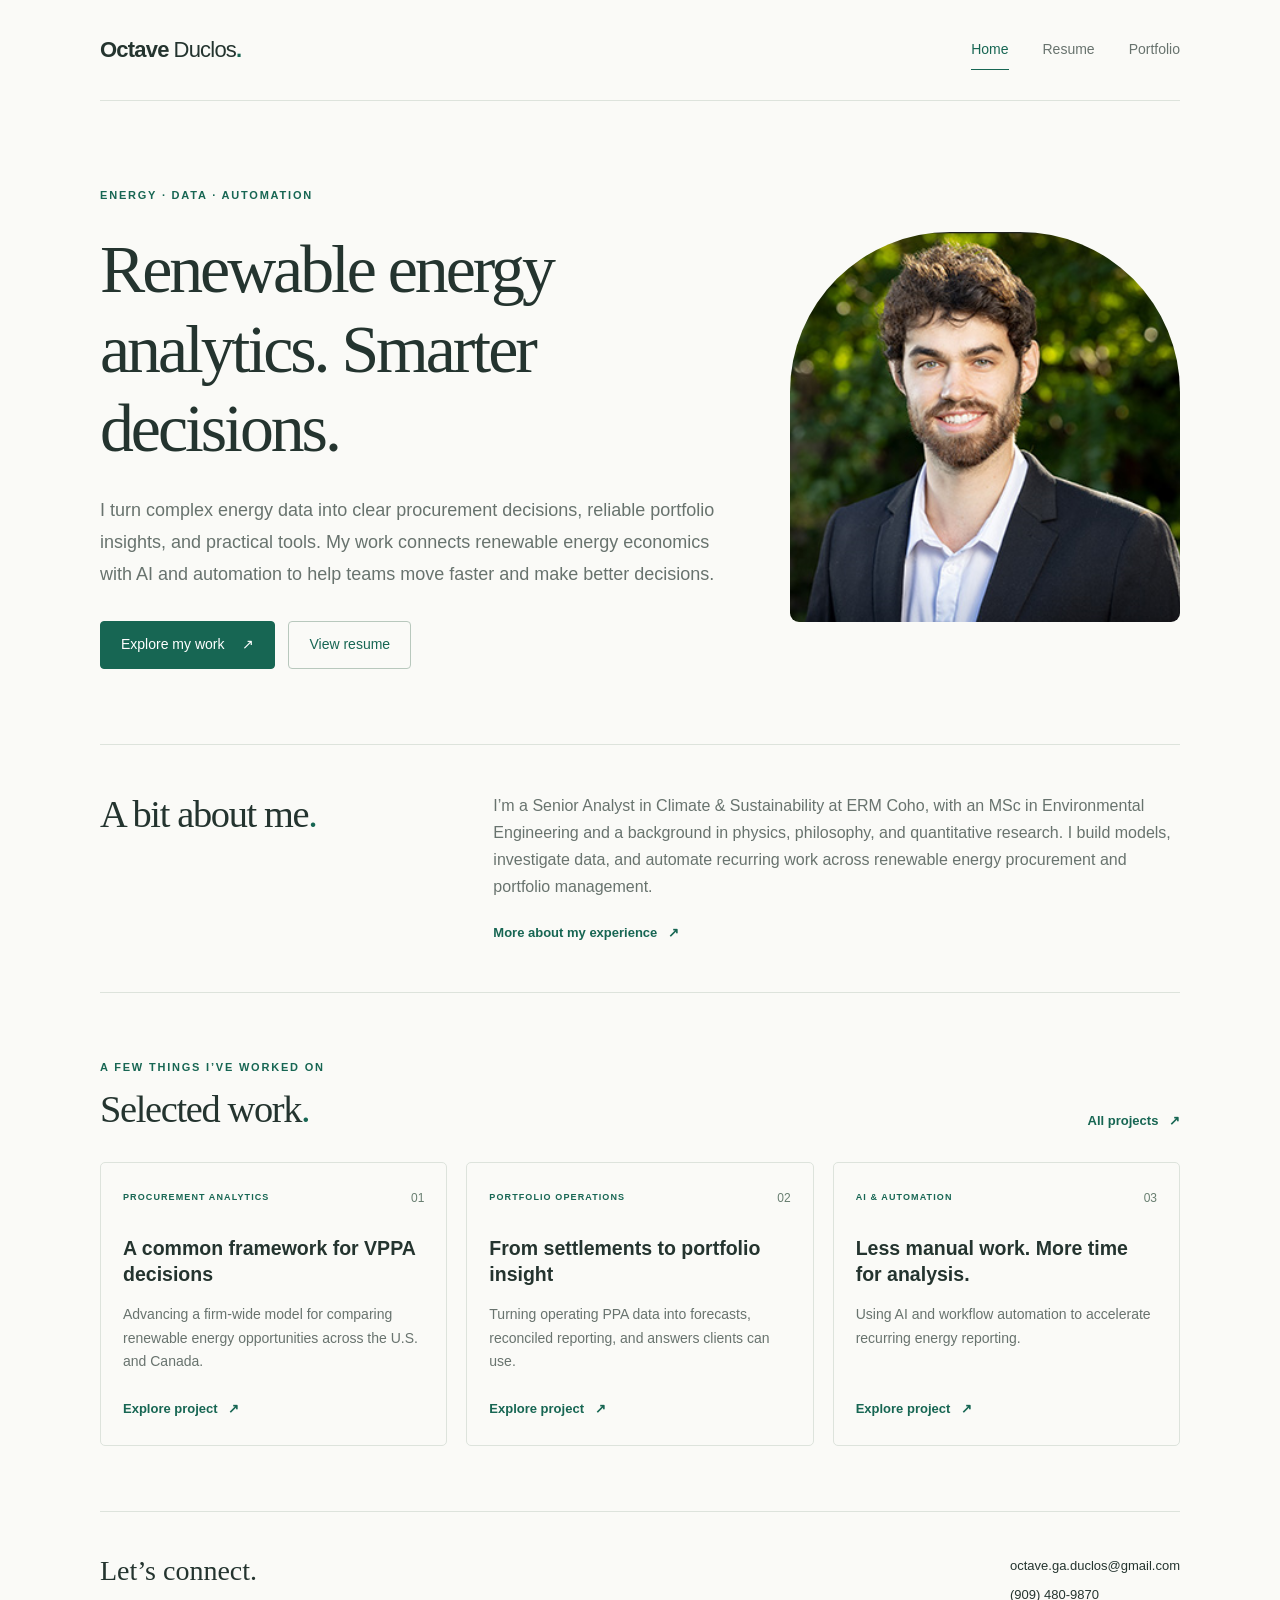
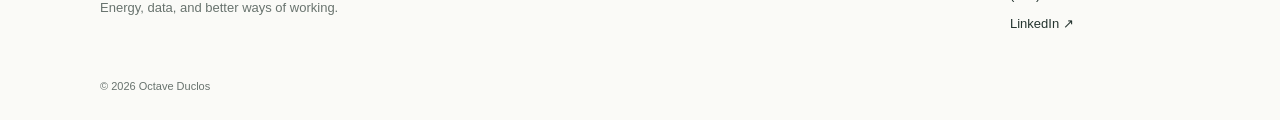
<file: index.html>
<!doctype html>
<html lang="en"><head><meta charset="utf-8"><meta name="viewport" content="width=device-width, initial-scale=1"><title>Renewable Energy Analytics | Octave Duclos</title><meta name="description" content="Octave Duclos — renewable energy analytics, PPA portfolio management, AI, and automation."><meta name="theme-color" content="#fafaf7"><link rel="icon" href="./assets/favicon.svg" type="image/svg+xml"><link rel="stylesheet" href="./assets/style.css?v=contact-align-1"><script defer src="./assets/site.js?v=contact-align-1"></script></head><body data-page="home"><a class="skip-link" href="#main">Skip to content</a><div class="shell"><header class="site-header"><a class="wordmark" href="./index.html">Octave<span>Duclos</span><span class="dot">.</span></a><nav aria-label="Main navigation"><a href="./index.html" data-nav="home">Home</a><a href="./resume.html" data-nav="resume">Resume</a><a href="./portfolio.html" data-nav="portfolio">Portfolio</a></nav></header><main id="main"><p class="loading" role="status">Loading renewable energy analytics…</p></main><footer class="site-footer"><div><strong>Let’s connect.</strong><p>Energy, data, and better ways of working.</p></div><div class="contact-links" id="contact"></div><p class="copyright">© <span id="year"></span> Octave Duclos</p></footer></div><noscript><p class="noscript">Please enable JavaScript to view this portfolio. Contact <a href="mailto:octave.ga.duclos@gmail.com">octave.ga.duclos@gmail.com</a>.</p></noscript></body></html>
</file>
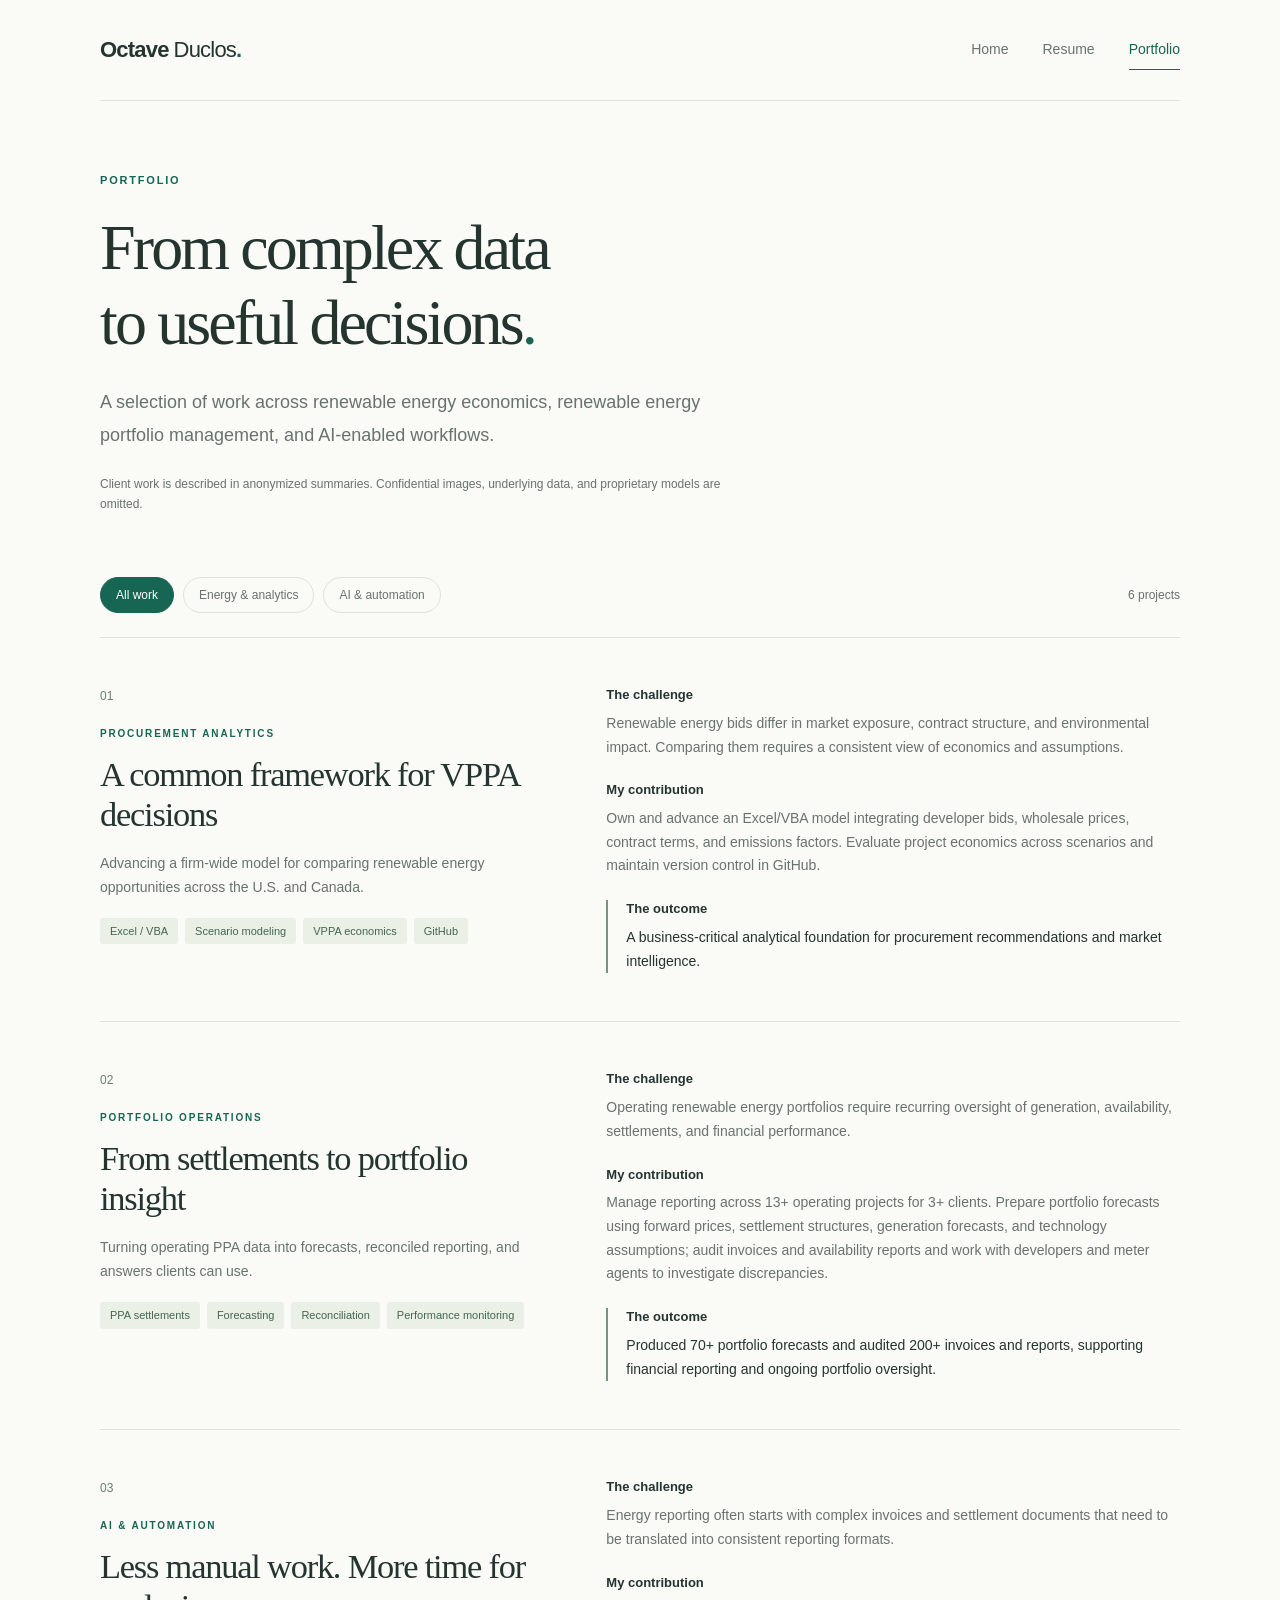
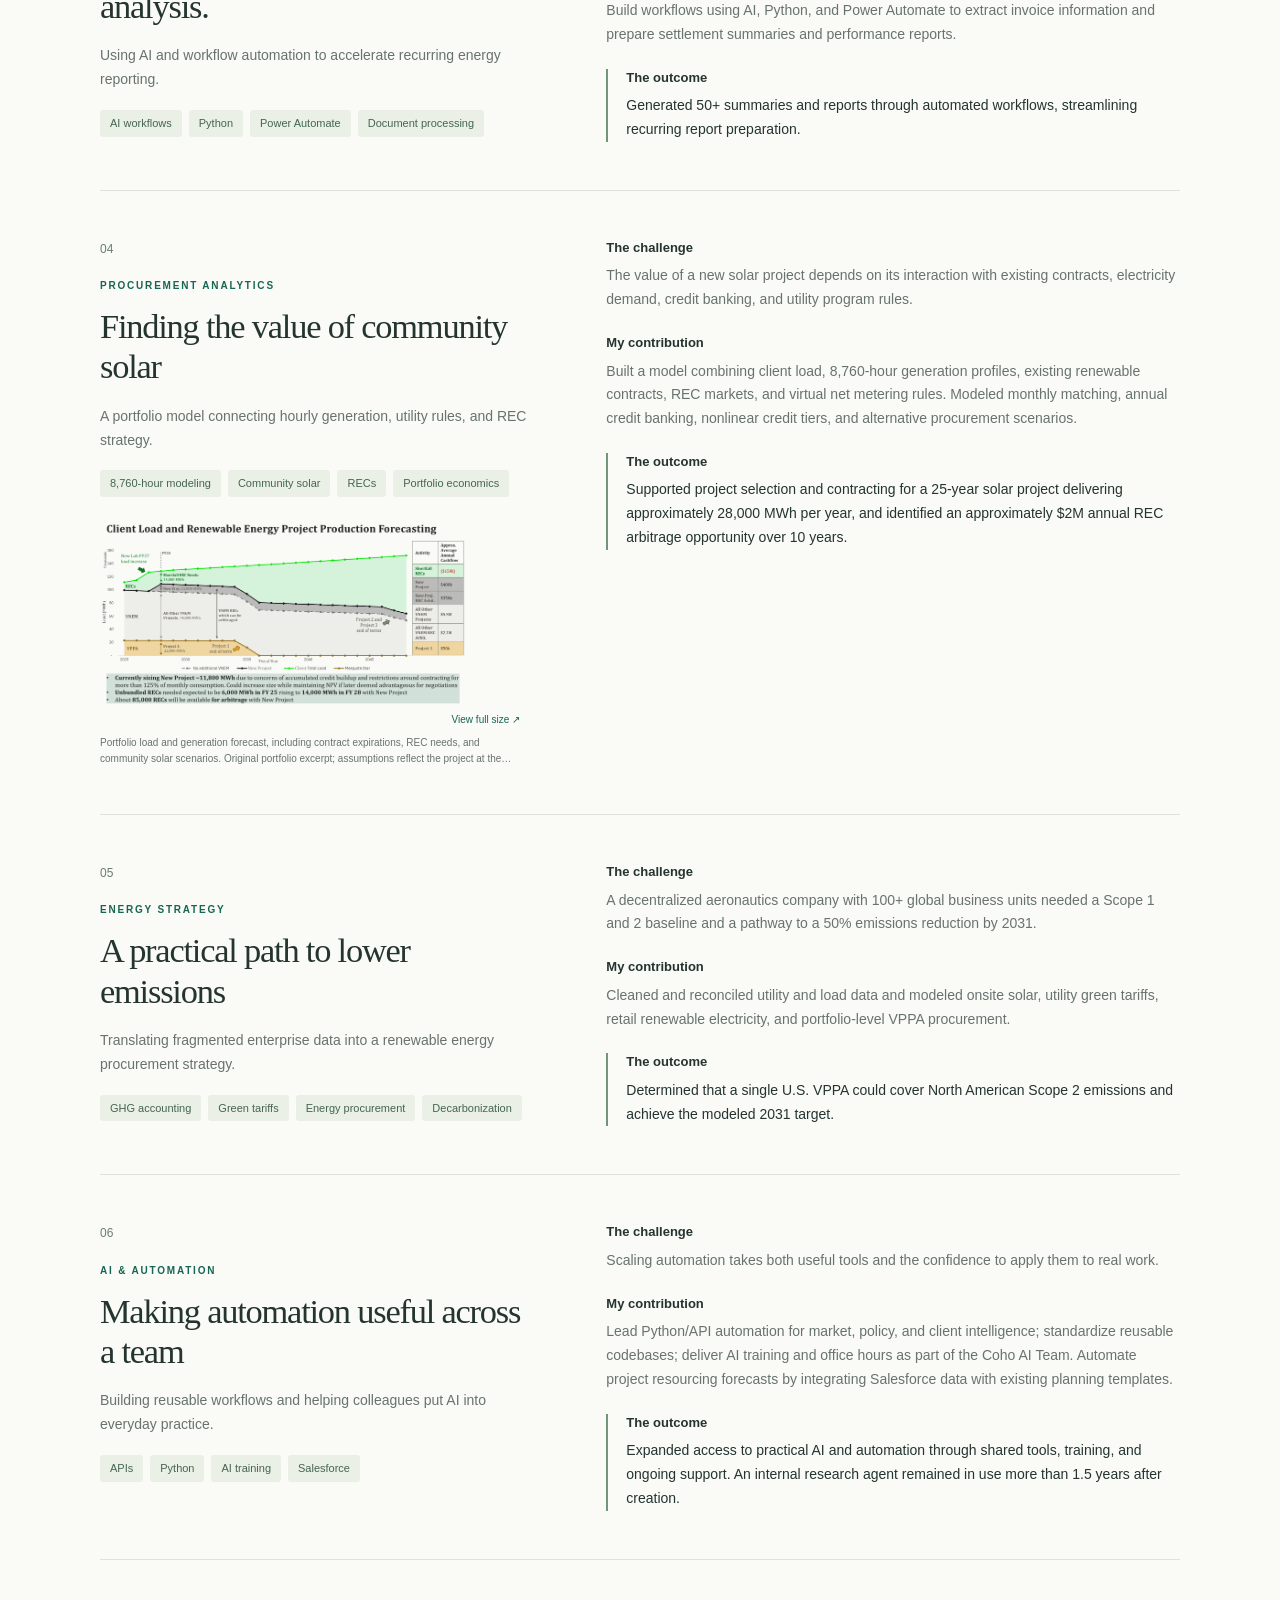
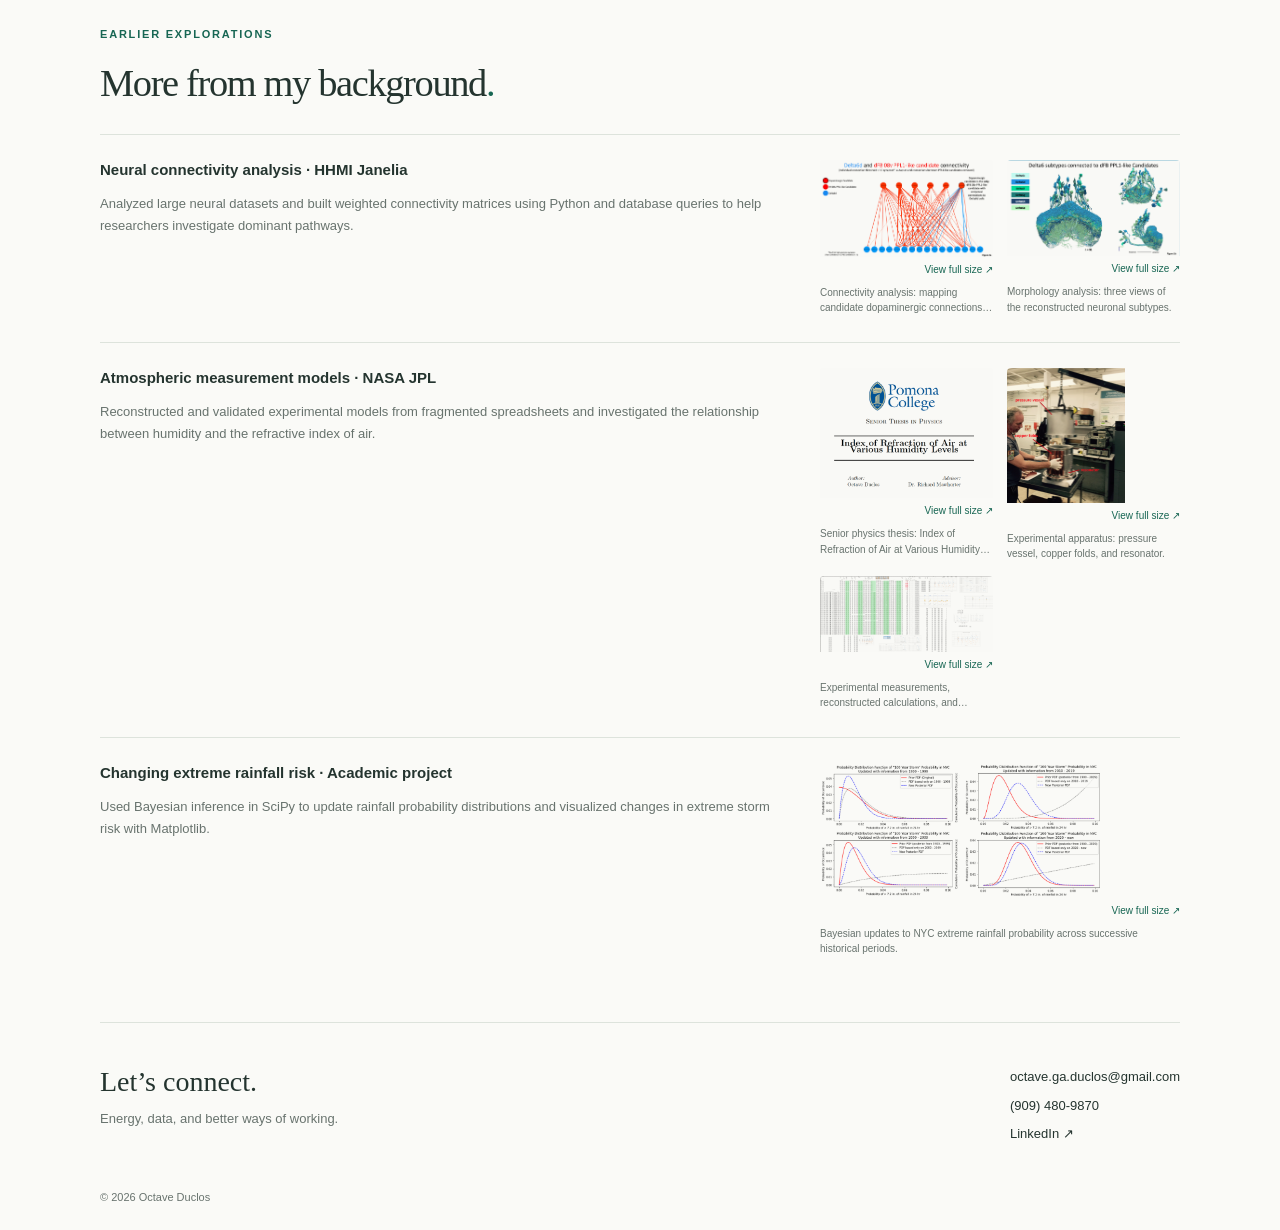
<file: portfolio.html>
<!doctype html>
<html lang="en"><head><meta charset="utf-8"><meta name="viewport" content="width=device-width, initial-scale=1"><title>Portfolio | Octave Duclos</title><meta name="description" content="Octave Duclos — renewable energy analytics, PPA portfolio management, AI, and automation."><meta name="theme-color" content="#fafaf7"><link rel="icon" href="./assets/favicon.svg" type="image/svg+xml"><link rel="stylesheet" href="./assets/style.css?v=contact-align-1"><script defer src="./assets/site.js?v=contact-align-1"></script></head><body data-page="portfolio"><a class="skip-link" href="#main">Skip to content</a><div class="shell"><header class="site-header"><a class="wordmark" href="./index.html">Octave<span>Duclos</span><span class="dot">.</span></a><nav aria-label="Main navigation"><a href="./index.html" data-nav="home">Home</a><a href="./resume.html" data-nav="resume">Resume</a><a href="./portfolio.html" data-nav="portfolio">Portfolio</a></nav></header><main id="main"><p class="loading" role="status">Loading portfolio…</p></main><footer class="site-footer"><div><strong>Let’s connect.</strong><p>Energy, data, and better ways of working.</p></div><div class="contact-links" id="contact"></div><p class="copyright">© <span id="year"></span> Octave Duclos</p></footer></div><noscript><p class="noscript">Please enable JavaScript to view this portfolio. Contact <a href="mailto:octave.ga.duclos@gmail.com">octave.ga.duclos@gmail.com</a>.</p></noscript></body></html>
</file>
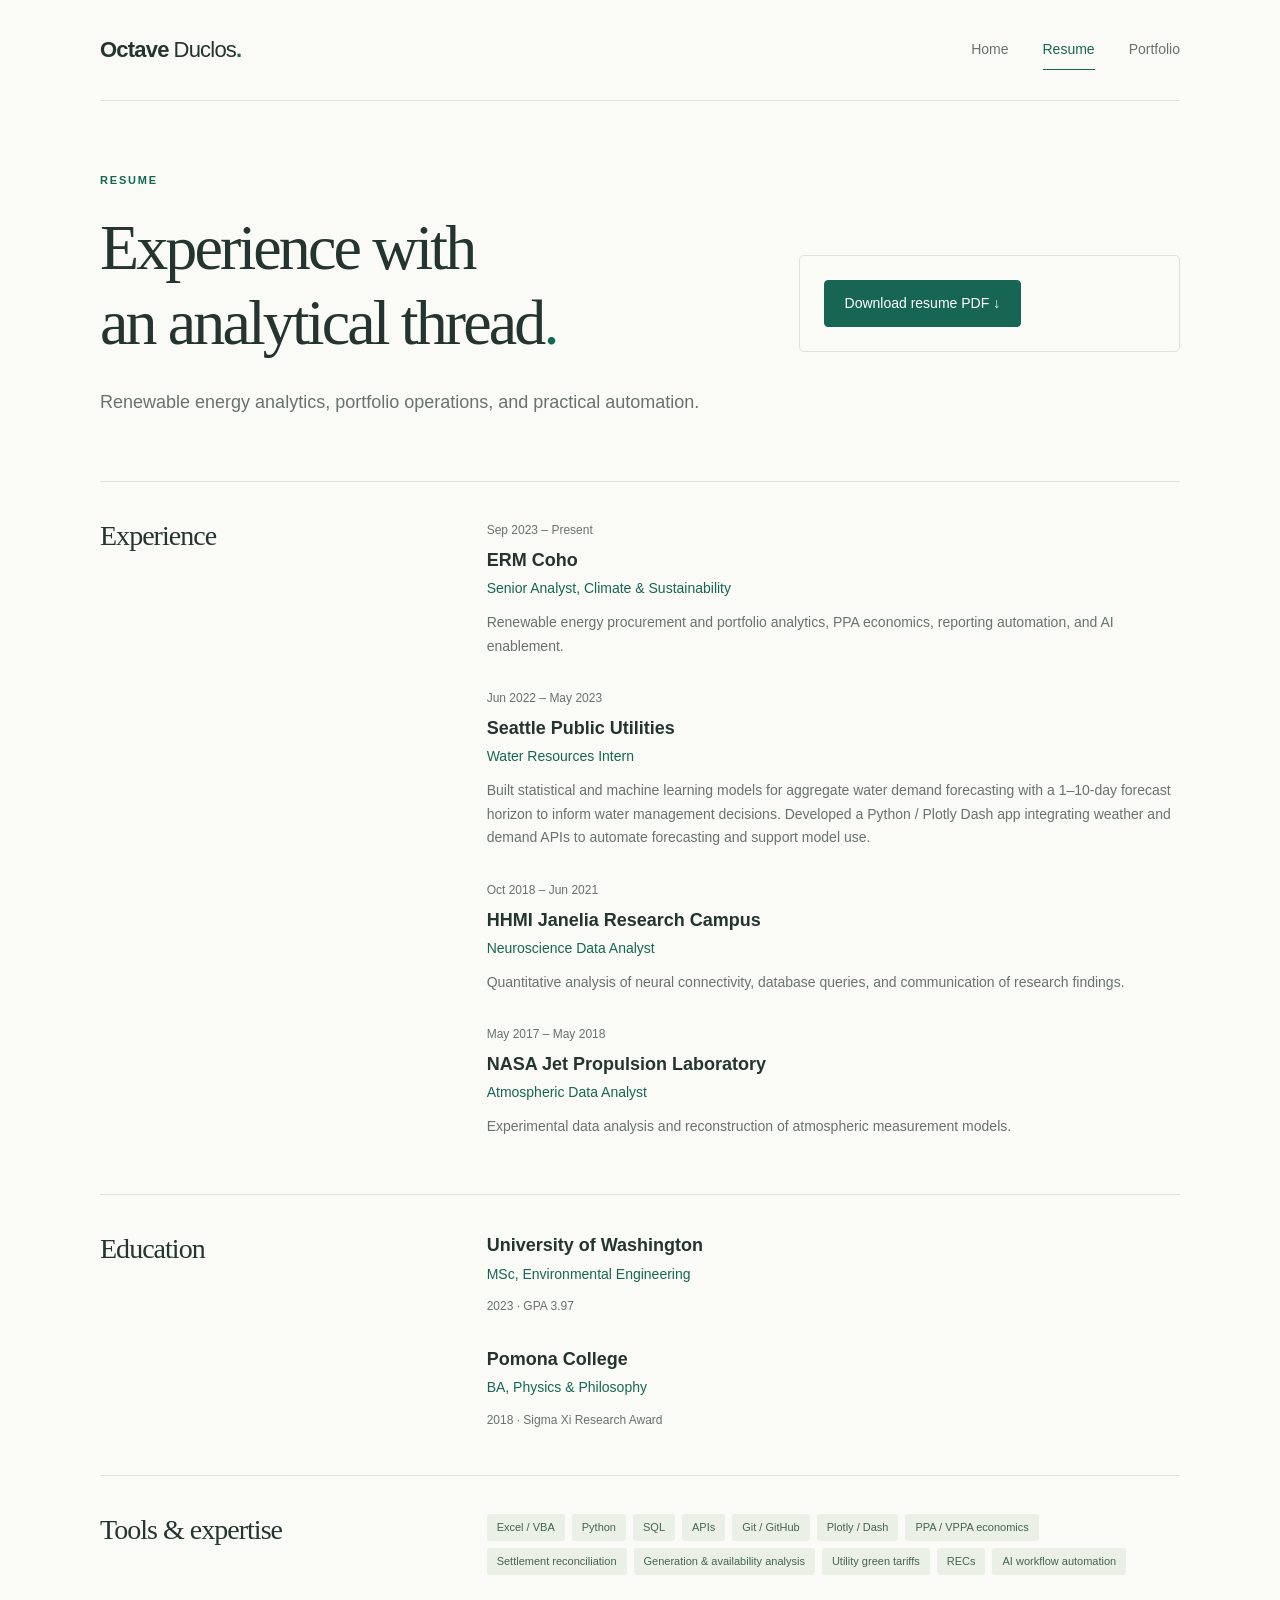
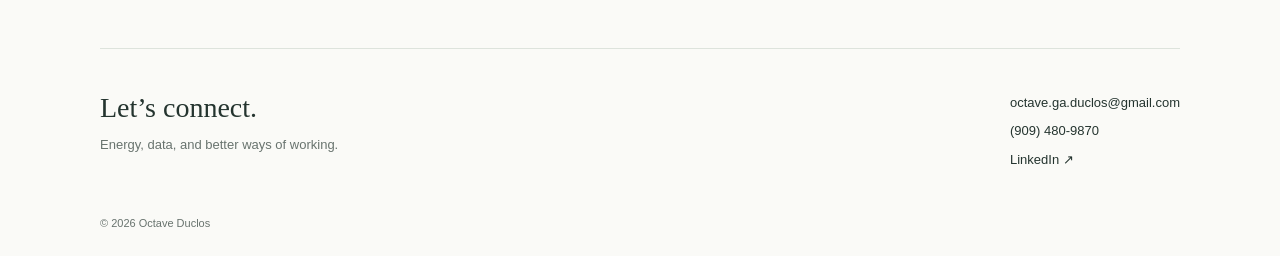
<file: resume.html>
<!doctype html>
<html lang="en"><head><meta charset="utf-8"><meta name="viewport" content="width=device-width, initial-scale=1"><title>Resume | Octave Duclos</title><meta name="description" content="Octave Duclos — renewable energy analytics, PPA portfolio management, AI, and automation."><meta name="theme-color" content="#fafaf7"><link rel="icon" href="./assets/favicon.svg" type="image/svg+xml"><link rel="stylesheet" href="./assets/style.css?v=contact-align-1"><script defer src="./assets/site.js?v=contact-align-1"></script></head><body data-page="resume"><a class="skip-link" href="#main">Skip to content</a><div class="shell"><header class="site-header"><a class="wordmark" href="./index.html">Octave<span>Duclos</span><span class="dot">.</span></a><nav aria-label="Main navigation"><a href="./index.html" data-nav="home">Home</a><a href="./resume.html" data-nav="resume">Resume</a><a href="./portfolio.html" data-nav="portfolio">Portfolio</a></nav></header><main id="main"><p class="loading" role="status">Loading resume…</p></main><footer class="site-footer"><div><strong>Let’s connect.</strong><p>Energy, data, and better ways of working.</p></div><div class="contact-links" id="contact"></div><p class="copyright">© <span id="year"></span> Octave Duclos</p></footer></div><noscript><p class="noscript">Please enable JavaScript to view this portfolio. Contact <a href="mailto:octave.ga.duclos@gmail.com">octave.ga.duclos@gmail.com</a>.</p></noscript></body></html>
</file>
<file: assets/style.css>
:root{--paper:#fafaf7;--ink:#24342f;--muted:#68736e;--accent:#176653;--line:#dde3dc;--tint:#edf2e9;--serif:Georgia,'Times New Roman',serif;--sans:Inter,-apple-system,BlinkMacSystemFont,'Segoe UI',sans-serif}*{box-sizing:border-box}html{scroll-behavior:smooth;scroll-padding-top:35px}body{margin:0;background:var(--paper);color:var(--ink);font:16px/1.7 var(--sans);-webkit-font-smoothing:antialiased}a{color:inherit;text-decoration:none}button{font:inherit}a,button{-webkit-tap-highlight-color:transparent}a:focus-visible,button:focus-visible{outline:3px solid var(--accent);outline-offset:5px}a:hover{color:var(--accent)}p{margin:0 0 1.1rem}h1,h2,h3{font-weight:400;line-height:1.17;margin:0}h1,h2{font-family:var(--serif)}h1{font-size:clamp(2.8rem,5.3vw,4.6rem);letter-spacing:-.045em}h2{font-size:2.4rem;letter-spacing:-.035em}h3{font-size:1.22rem;line-height:1.35;font-weight:550}figure{margin:0}.shell{max-width:1160px;margin:auto;padding:0 40px}.site-header{display:flex;justify-content:space-between;align-items:center;padding:31px 0;border-bottom:1px solid var(--line);gap:20px}.wordmark{font-size:22px;letter-spacing:-.8px;font-weight:600}.wordmark>span:first-child{font-weight:400;margin-left:5px}.dot{color:var(--accent)}nav{display:flex;gap:34px}nav a{font-size:14px;color:var(--muted);padding:7px 0}nav a[aria-current]{color:var(--accent);box-shadow:0 1px var(--accent)}.eyebrow{text-transform:uppercase;letter-spacing:1.8px;font-size:11px;font-weight:650;color:var(--accent)}.hero{display:grid;grid-template-columns:1.6fr 1fr;align-items:center;gap:65px;padding:85px 0 75px}.hero .eyebrow{margin-bottom:26px}.hero h1{max-width:650px}.lead{font-size:18px;line-height:1.8;color:var(--muted);max-width:660px;margin-top:25px}.actions{display:flex;gap:13px;flex-wrap:wrap;margin-top:30px}.button{background:var(--accent);color:white;padding:11px 20px;border:1px solid var(--accent);border-radius:4px;display:inline-flex;align-items:center;justify-content:center;gap:18px;font-size:14px}.button:hover{background:#104f40;color:white}.button.secondary{background:transparent;color:var(--accent);border-color:#b8c8bd}.button.secondary:hover{background:var(--tint)}.portrait{background:var(--tint);border-radius:160px 160px 9px 9px;aspect-ratio:4/5;max-height:390px;width:100%;overflow:hidden;display:grid;place-items:center;position:relative}.portrait img{width:100%;height:100%;object-fit:cover;position:absolute;inset:0}.portrait [hidden]{display:none}.portrait>div{text-align:center;padding:25px}.portrait-initials{font:100px/1.2 var(--serif);letter-spacing:-10px;color:#7e9b87;display:block;margin-bottom:30px}.portrait-label{font:17px var(--serif);display:block}.portrait-note{font-size:11px;letter-spacing:1px;text-transform:uppercase;color:var(--muted);display:block;margin-top:10px}.about-section{display:grid;grid-template-columns:1fr 2fr;gap:50px;padding:47px 0;border-block:1px solid var(--line)}.about-section p{color:var(--muted)}.text-link{font-size:13px;font-weight:600;color:var(--accent);display:inline-block}.text-link span{margin-left:7px}.selected-work,.additional{padding:65px 0}.section-heading{display:flex;justify-content:space-between;align-items:end;gap:20px;margin-bottom:30px}.section-heading .eyebrow{margin-bottom:10px}.project-grid{display:grid;grid-template-columns:repeat(3,1fr);gap:19px}.project-card{padding:25px 22px;border:1px solid var(--line);border-radius:5px;display:flex;flex-direction:column;transition:border-color .2s,background .2s}.project-card:hover{background:#f0f4ed;border-color:#95afa0;color:var(--ink)}.card-top{display:flex;justify-content:space-between;gap:12px;align-items:center;margin-bottom:27px}.card-top .eyebrow{font-size:9px;letter-spacing:1.1px}.project-number{font-size:12px;color:#687e70;font-variant-numeric:tabular-nums}.project-card h3{margin-bottom:15px}.project-card p{font-size:14px;color:var(--muted);margin-bottom:24px}.project-card .text-link{margin-top:auto}.site-footer{border-top:1px solid var(--line);padding:43px 0 24px;display:grid;grid-template-columns:1fr 1fr;gap:25px}.site-footer strong{font:28px var(--serif)}.site-footer p{color:var(--muted);font-size:13px;margin-top:9px}.contact-links{display:flex;flex-direction:column;align-items:flex-start;justify-self:end;gap:6px;font-size:13px;line-height:1.6}.contact-links a{display:block;padding:1px 0}.copyright{grid-column:1/-1;margin:15px 0 0!important;font-size:11px!important}.page-intro{padding:70px 0 45px}.page-intro .eyebrow{margin-bottom:22px}.page-intro h1{font-size:clamp(2.6rem,5vw,4rem)}.disclosure{font-size:12px;color:var(--muted);max-width:650px;margin:23px 0 0}.filter-bar{display:flex;align-items:center;gap:9px;flex-wrap:wrap;padding:17px 0 24px;border-bottom:1px solid var(--line)}.filter{border:1px solid var(--line);border-radius:22px;background:transparent;color:var(--muted);padding:7px 15px;font-size:12px;cursor:pointer}.filter.active{background:var(--accent);border-color:var(--accent);color:white}.filter-count{font-size:12px;color:var(--muted);margin-left:auto}.case-study{padding:48px 0;display:grid;grid-template-columns:1fr 1.3fr;gap:65px;border-bottom:1px solid var(--line);scroll-margin-top:20px}.case-study[hidden]{display:none}.case-heading>.project-number{display:block;margin-bottom:18px}.case-heading .eyebrow{font-size:10px;margin-bottom:12px}.case-heading h2{font-size:2.15rem;margin-bottom:18px}.case-heading>p:not(.eyebrow){font-size:14px;color:var(--muted)}.tags{list-style:none;padding:0;display:flex;gap:7px;flex-wrap:wrap;margin:18px 0 0}.tags li{font-size:11px;color:#456452;background:#eaf0e6;padding:4px 10px;border-radius:3px}.case-body>div{margin-bottom:22px}.case-body h3{font-size:13px;font-weight:650;margin-bottom:8px}.case-body p{font-size:14px;color:var(--muted);margin-bottom:0}.case-body .outcome{border-left:2px solid #70977a;padding-left:18px;margin-bottom:0}.outcome p{color:var(--ink)}.additional>h2{margin-bottom:28px}.additional-grid{display:grid;grid-template-columns:repeat(3,1fr);gap:28px}.additional-grid h3{font-size:15px;margin-bottom:13px}.additional-grid p{font-size:13px;color:var(--muted)}.resume-intro{display:grid;grid-template-columns:1.7fr 1fr;gap:50px;align-items:center}.resume-download{border:1px solid var(--line);border-radius:5px;padding:24px}.status-label{font-size:13px;color:var(--accent);font-weight:600}.resume-download p{font-size:12px;margin:12px 0 0;color:var(--muted)}.resume-section{display:grid;grid-template-columns:1fr 2fr;gap:40px;padding:38px 0;border-top:1px solid var(--line)}.resume-section h2{font-size:28px}.experience{margin-bottom:30px}.experience:last-child{margin-bottom:0}.dates{font-size:12px;color:var(--muted);margin-bottom:7px}.experience h3{font-size:18px;margin-bottom:5px}.experience .role{font-size:14px;color:var(--accent);margin-bottom:10px}.experience>p:last-child:not(.dates){font-size:14px;color:var(--muted)}.resume-section .tags{margin-top:0}.skip-link{position:fixed;top:-100px;left:15px;background:var(--accent);color:white;padding:8px 18px;z-index:10}.skip-link:focus{top:10px}.loading,.noscript{padding:60px 30px}.resume-section:last-child{margin-bottom:35px}
@media(max-width:800px){.shell{padding:0 25px}.hero{gap:35px;padding:65px 0}.hero h1{font-size:3.2rem}.lead{font-size:16px}.project-grid{grid-template-columns:1fr}.project-card{padding:25px}.card-top{margin-bottom:14px}.project-card p{margin-bottom:16px}.about-section{grid-template-columns:1fr 1.5fr;gap:25px}.case-study{gap:30px;grid-template-columns:1fr 1.2fr}.additional-grid{grid-template-columns:1fr;gap:20px}.resume-intro{gap:25px;grid-template-columns:1.4fr 1fr}.portrait-initials{font-size:75px}.portrait-label{font-size:15px}}
@media(max-width:560px){.shell{padding:0 22px}.site-header{padding:23px 0;align-items:start}.wordmark{font-size:19px}nav{gap:18px}nav a{font-size:12px}.hero{grid-template-columns:1fr;gap:35px;padding:47px 0}.hero h1{font-size:3.1rem}.hero .eyebrow{font-size:10px;margin-bottom:20px}.portrait{max-width:240px;justify-self:center;aspect-ratio:1/1.1}.portrait-initials{font-size:75px;margin-bottom:20px}.about-section{grid-template-columns:1fr;gap:22px;padding:32px 0}h2{font-size:2rem}.selected-work,.additional{padding:40px 0}.section-heading{align-items:start}.section-heading>.text-link{font-size:11px;margin-top:8px}.section-heading .eyebrow{font-size:9px}.site-footer{grid-template-columns:1fr;padding-top:30px}.contact-links{justify-self:start;gap:6px}.page-intro{padding:45px 0 30px}.page-intro h1{font-size:2.7rem}.filter{font-size:11px;padding:7px 10px}.filter-count{width:100%;margin-left:0}.case-study{grid-template-columns:1fr;gap:28px;padding:35px 0}.case-heading h2{font-size:2rem}.case-heading>.project-number{margin-bottom:12px}.resume-intro{grid-template-columns:1fr}.resume-section{grid-template-columns:1fr;gap:25px}.copyright{margin-top:0!important}}
@media(prefers-reduced-motion:reduce){html{scroll-behavior:auto}*{transition:none!important}}
@media print{.site-header,.site-footer,.resume-download,.skip-link{display:none}.shell{max-width:none;padding:0}.page-intro{padding:0 0 25px}.resume-section{padding:18px 0;break-inside:avoid}body{background:white;font-size:12px}.page-intro h1{font-size:32px}.resume-section h2{font-size:22px}}

/* Portfolio figures sit beside the project narrative as compact, expandable references. */
.project-gallery{display:grid;grid-template-columns:repeat(auto-fit,minmax(min(100%,150px),1fr));gap:14px;min-width:0;align-items:start}
.project-figure{min-width:0;margin:0}.project-figure>a{display:block;position:relative;border-radius:4px;overflow:hidden}.project-figure img{display:block;width:100%;height:auto;max-height:190px;object-fit:contain;object-position:left center;mix-blend-mode:multiply}.image-expand{display:block;text-align:right;padding:4px 0;font-size:10px;color:var(--accent)}.project-figure>a:hover .image-expand{text-decoration:underline}.project-figure figcaption{font-size:10px;line-height:1.55;color:var(--muted);margin-top:3px;display:-webkit-box;-webkit-line-clamp:2;-webkit-box-orient:vertical;overflow:hidden}
.case-study:has(>.project-gallery){align-items:start;row-gap:20px}.case-study:has(>.project-gallery)>.case-heading{grid-column:1;grid-row:1}.case-study:has(>.project-gallery)>.case-body{grid-column:2;grid-row:1/span 2}.case-study>.project-gallery{grid-column:1;grid-row:2;max-width:420px;width:100%}
.visual-background{grid-template-columns:1fr;gap:26px}.background-entry{display:grid;grid-template-columns:minmax(0,1fr) minmax(0,360px);align-items:start;gap:30px;border-top:1px solid var(--line);padding-top:25px}.background-entry>.project-gallery{grid-column:auto}.background-entry .project-figure img{max-height:135px}.background-entry .project-figure figcaption{font-size:10px}
@media(max-width:800px){.background-entry{grid-template-columns:1fr 1fr;gap:22px}}
@media(max-width:560px){.case-study:has(>.project-gallery)>.case-heading{grid-column:1;grid-row:1}.case-study:has(>.project-gallery)>.case-body{grid-column:1;grid-row:3}.case-study>.project-gallery{grid-column:1;grid-row:2;max-width:330px}.project-figure img{max-height:170px}.background-entry{grid-template-columns:1fr;gap:16px}.background-entry>.project-gallery{max-width:330px}.background-entry .project-figure img{max-height:120px}}
</file>
